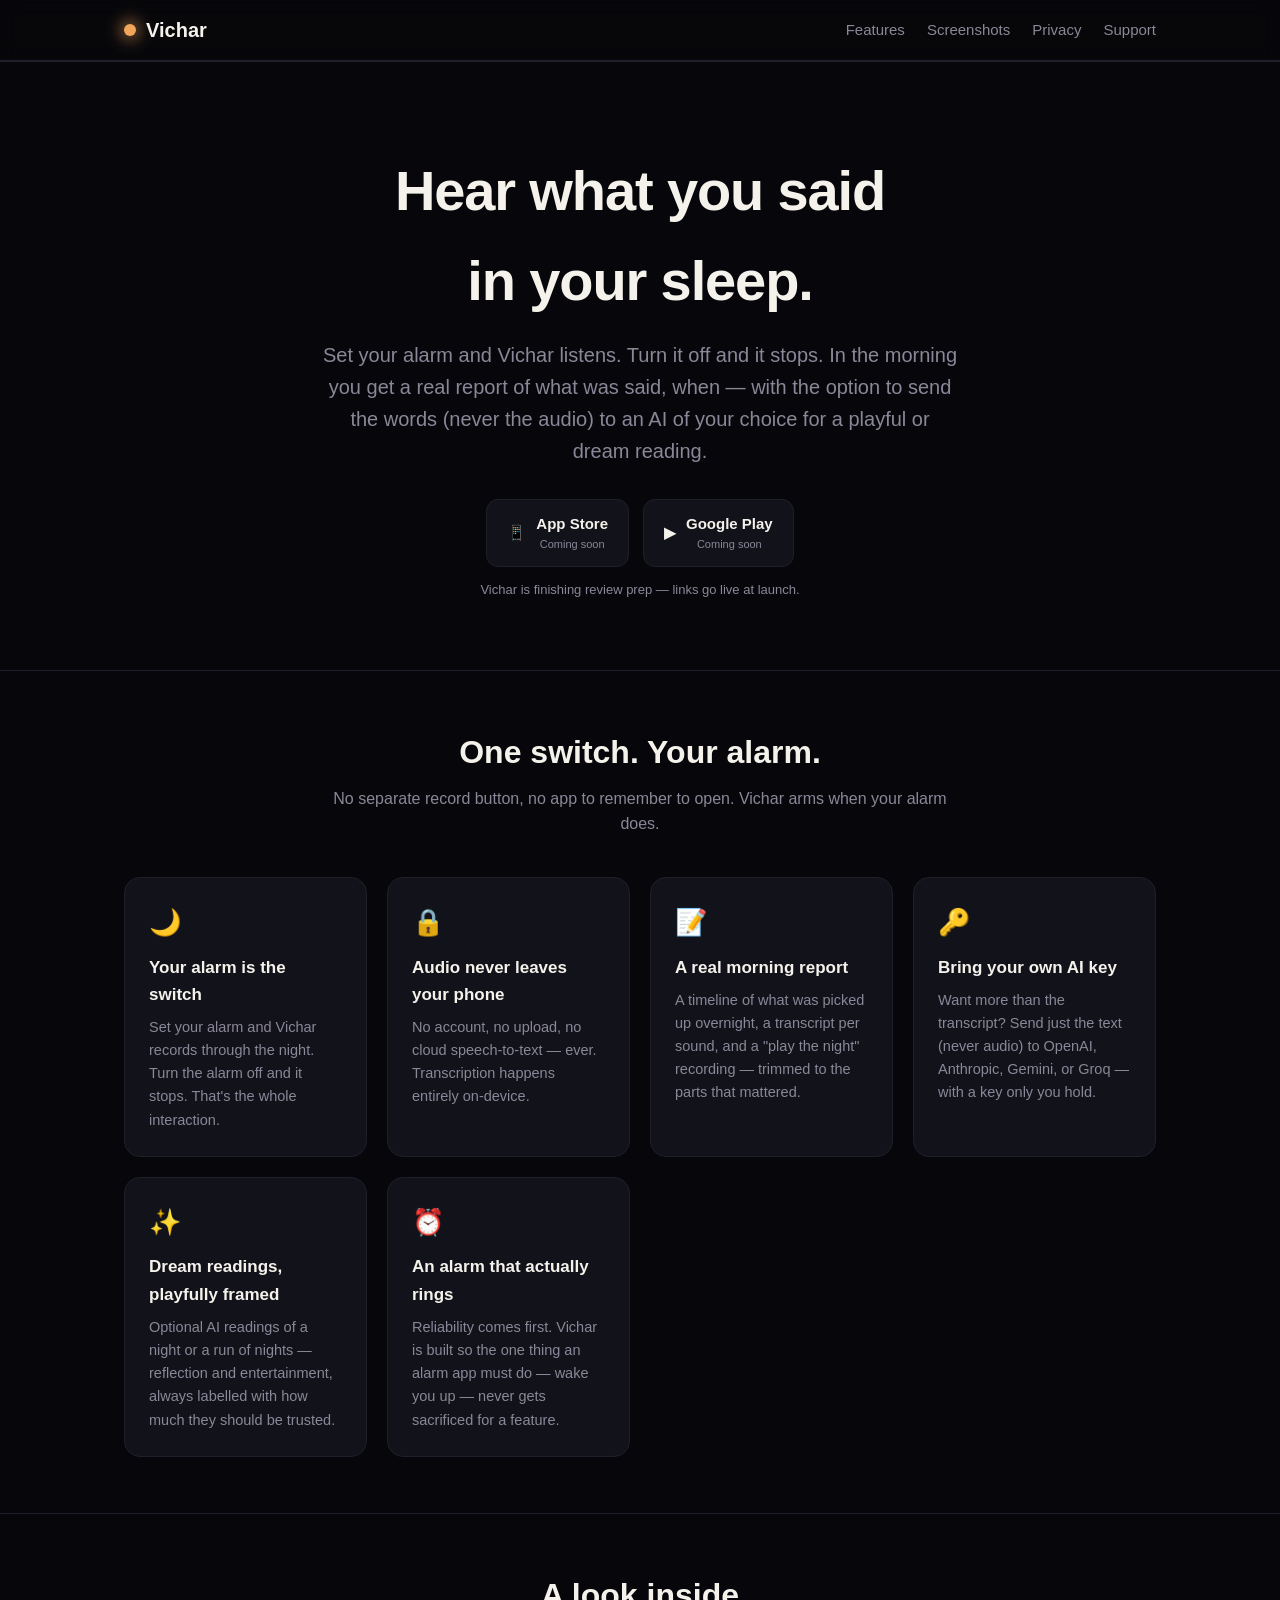
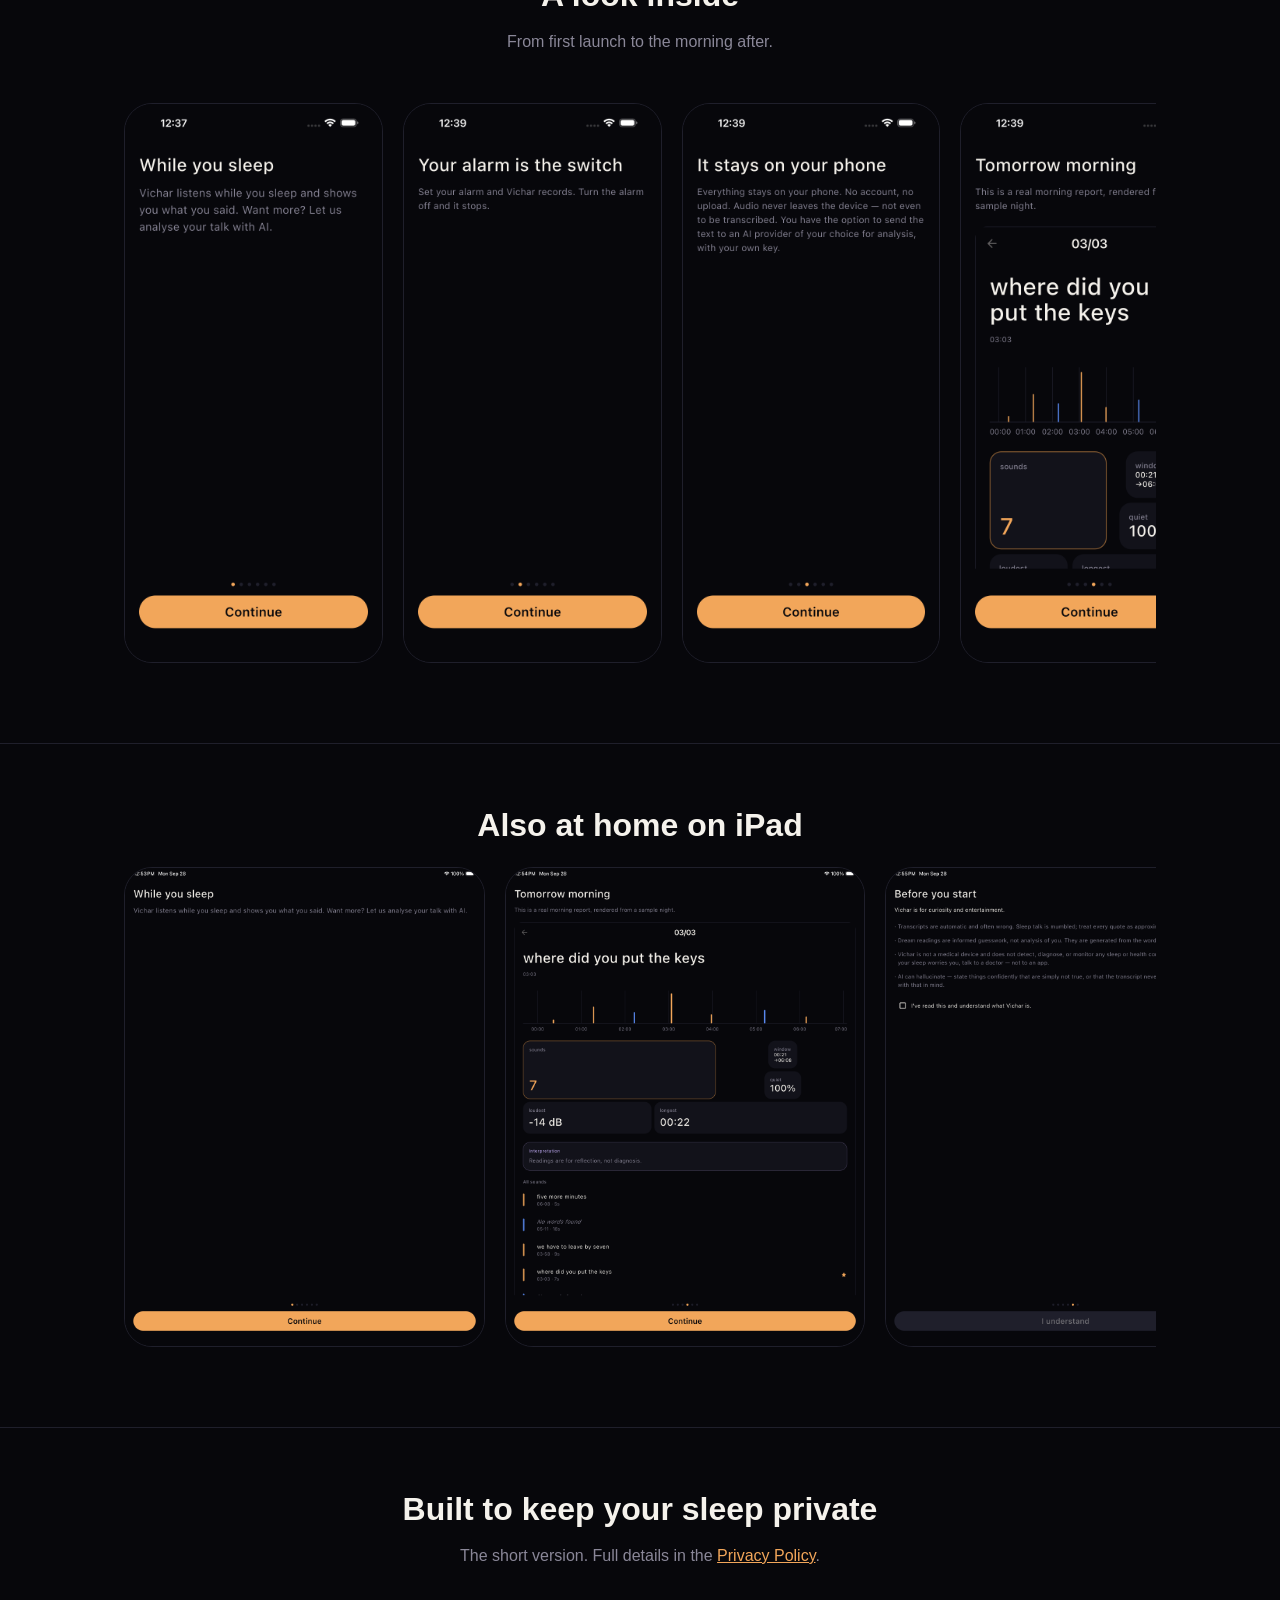
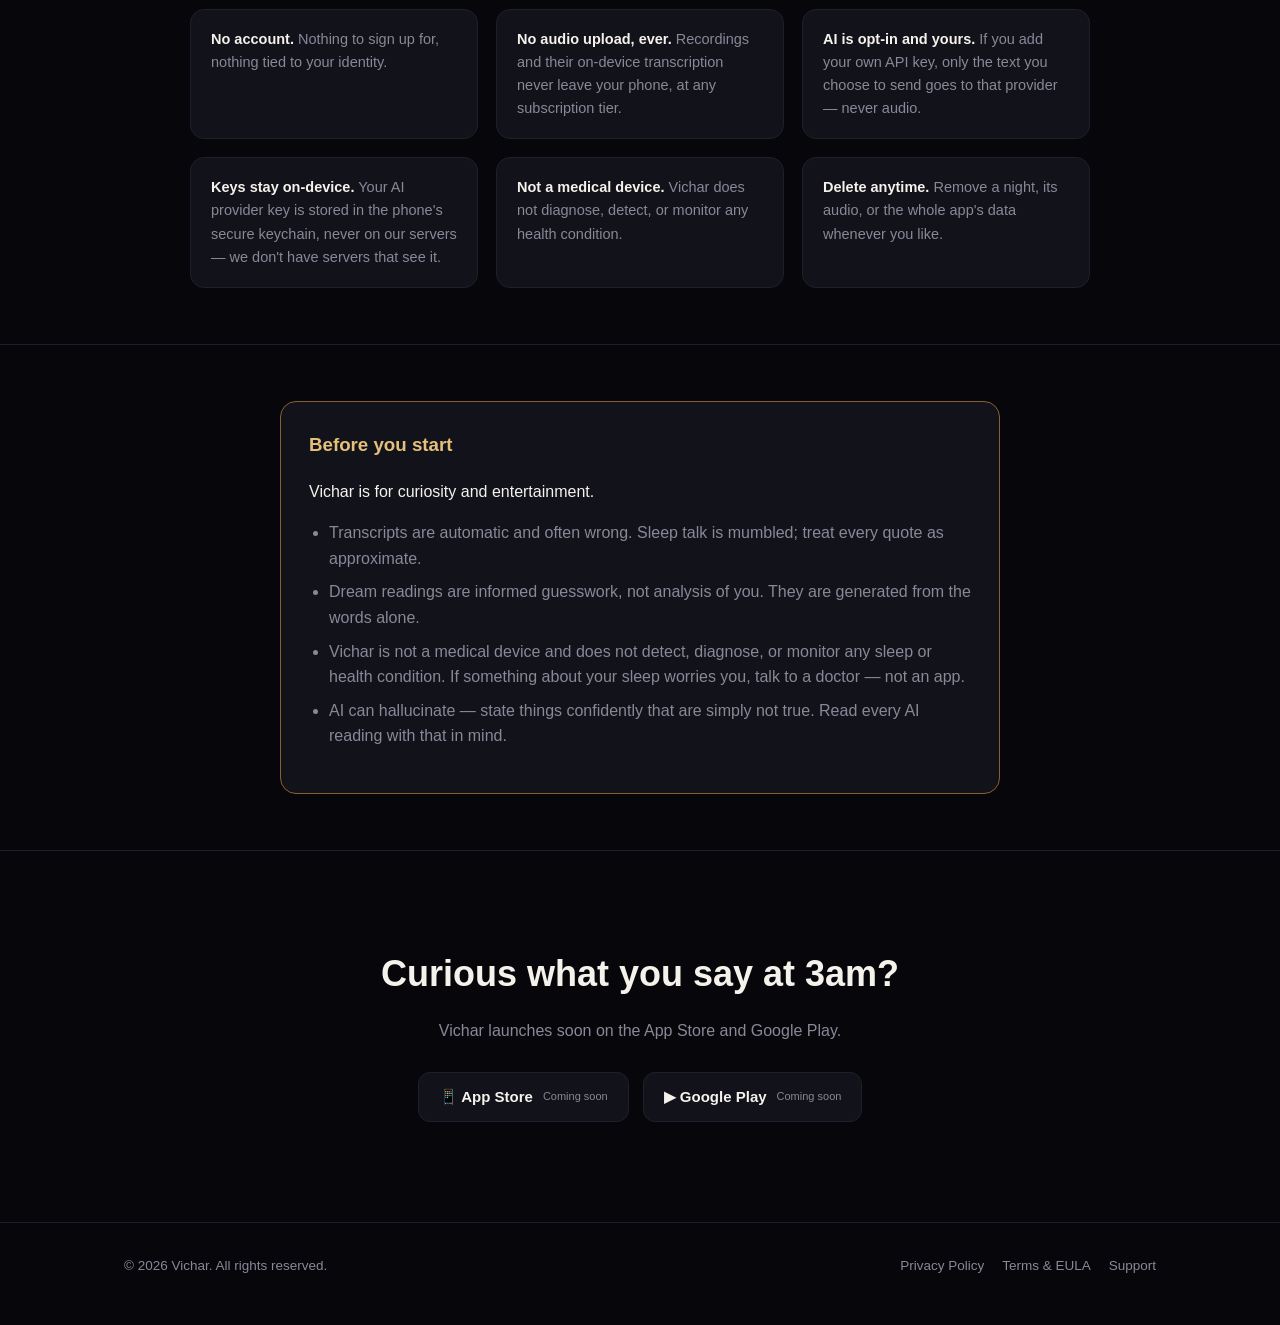
<file: index.html>
<!DOCTYPE html>
<html lang="en">
<head>
<meta charset="UTF-8">
<meta name="viewport" content="width=device-width, initial-scale=1">
<title>Vichar — hear what you said in your sleep</title>
<meta name="description" content="Vichar records your sleep talk overnight and hands it back as a morning report — transcript, timeline, and an optional AI reading with your own key. Audio never leaves your phone.">
<link rel="stylesheet" href="styles.css">
<link rel="icon" href="data:image/svg+xml,<svg xmlns=%22http://www.w3.org/2000/svg%22 viewBox=%220 0 100 100%22><circle cx=%2250%22 cy=%2250%22 r=%2232%22 fill=%22%23F2A65A%22/></svg>">
</head>
<body>

<header class="site">
  <div class="wrap">
    <a class="brand" href="#top"><span class="dot"></span> Vichar</a>
    <nav class="site-nav">
      <a href="#features">Features</a>
      <a href="#screenshots">Screenshots</a>
      <a href="#privacy-summary">Privacy</a>
      <a href="support.html">Support</a>
    </nav>
  </div>
</header>

<div id="top"></div>

<section class="hero">
  <div class="wrap">
    <h1>Hear what you said<br>in your sleep.</h1>
    <p class="tagline">
      Set your alarm and Vichar listens. Turn it off and it stops. In the
      morning you get a real report of what was said, when — with the option
      to send the words (never the audio) to an AI of your choice for a
      playful or dream reading.
    </p>
    <div class="badges">
      <span class="store-badge" aria-disabled="true">
        <span>📱<br></span>
        <span> App Store<span class="sub">Coming soon</span></span>
      </span>
      <span class="store-badge" aria-disabled="true">
        <span>▶</span>
        <span> Google Play<span class="sub">Coming soon</span></span>
      </span>
    </div>
    <p class="coming-soon">Vichar is finishing review prep — links go live at launch.</p>
  </div>
</section>

<section id="features">
  <div class="wrap">
    <h2 class="section-title">One switch. Your alarm.</h2>
    <p class="section-sub">No separate record button, no app to remember to open. Vichar arms when your alarm does.</p>
    <div class="feature-grid">
      <div class="feature-card">
        <div class="icon">🌙</div>
        <h3>Your alarm is the switch</h3>
        <p>Set your alarm and Vichar records through the night. Turn the alarm off and it stops. That's the whole interaction.</p>
      </div>
      <div class="feature-card">
        <div class="icon">🔒</div>
        <h3>Audio never leaves your phone</h3>
        <p>No account, no upload, no cloud speech-to-text — ever. Transcription happens entirely on-device.</p>
      </div>
      <div class="feature-card">
        <div class="icon">📝</div>
        <h3>A real morning report</h3>
        <p>A timeline of what was picked up overnight, a transcript per sound, and a "play the night" recording — trimmed to the parts that mattered.</p>
      </div>
      <div class="feature-card">
        <div class="icon">🔑</div>
        <h3>Bring your own AI key</h3>
        <p>Want more than the transcript? Send just the text (never audio) to OpenAI, Anthropic, Gemini, or Groq — with a key only you hold.</p>
      </div>
      <div class="feature-card">
        <div class="icon">✨</div>
        <h3>Dream readings, playfully framed</h3>
        <p>Optional AI readings of a night or a run of nights — reflection and entertainment, always labelled with how much they should be trusted.</p>
      </div>
      <div class="feature-card">
        <div class="icon">⏰</div>
        <h3>An alarm that actually rings</h3>
        <p>Reliability comes first. Vichar is built so the one thing an alarm app must do — wake you up — never gets sacrificed for a feature.</p>
      </div>
    </div>
  </div>
</section>

<section id="screenshots">
  <div class="wrap">
    <h2 class="section-title">A look inside</h2>
    <p class="section-sub">From first launch to the morning after.</p>
    <div class="shots" role="list">
      <img role="listitem" src="images/image1.png" alt="Onboarding: While you sleep, Vichar listens.">
      <img role="listitem" src="images/image2.png" alt="Onboarding: Your alarm is the switch.">
      <img role="listitem" src="images/image3.png" alt="Onboarding: It stays on your phone.">
      <img role="listitem" src="images/image4.png" alt="Onboarding: a real morning report preview.">
      <img role="listitem" src="images/image5.png" alt="The disclaimer, shown before you start.">
      <img role="listitem" src="images/image6.png" alt="The one permission Vichar asks for.">
      <img role="listitem" src="images/image7.png" alt="Home screen: the alarm clock face.">
      <img role="listitem" src="images/image8.png" alt="Past nights list with sample nights loaded.">
      <img role="listitem" src="images/image9.png" alt="A morning report with the sound timeline.">
      <img role="listitem" src="images/image10.png" alt="AI settings: bring your own key.">
    </div>
  </div>
</section>

<section id="ipad">
  <div class="wrap">
    <h2 class="section-title">Also at home on iPad</h2>
    <div class="shots ipad" role="list">
      <img role="listitem" src="images/ipad/ipad1.png" alt="Vichar onboarding on iPad.">
      <img role="listitem" src="images/ipad/ipad2.png" alt="Morning report preview on iPad.">
      <img role="listitem" src="images/ipad/ipad3.png" alt="Disclaimer screen on iPad.">
      <img role="listitem" src="images/ipad/ipad4.png" alt="Home screen on iPad.">
    </div>
  </div>
</section>

<section id="privacy-summary">
  <div class="wrap">
    <h2 class="section-title">Built to keep your sleep private</h2>
    <p class="section-sub">The short version. Full details in the <a href="privacy.html">Privacy Policy</a>.</p>
    <div class="privacy-points">
      <div class="point"><strong>No account.</strong> Nothing to sign up for, nothing tied to your identity.</div>
      <div class="point"><strong>No audio upload, ever.</strong> Recordings and their on-device transcription never leave your phone, at any subscription tier.</div>
      <div class="point"><strong>AI is opt-in and yours.</strong> If you add your own API key, only the text you choose to send goes to that provider — never audio.</div>
      <div class="point"><strong>Keys stay on-device.</strong> Your AI provider key is stored in the phone's secure keychain, never on our servers — we don't have servers that see it.</div>
      <div class="point"><strong>Not a medical device.</strong> Vichar does not diagnose, detect, or monitor any health condition.</div>
      <div class="point"><strong>Delete anytime.</strong> Remove a night, its audio, or the whole app's data whenever you like.</div>
    </div>
  </div>
</section>

<section id="disclaimer">
  <div class="wrap">
    <div class="disclaimer-box">
      <h3>Before you start</h3>
      <p>Vichar is for curiosity and entertainment.</p>
      <ul>
        <li>Transcripts are automatic and often wrong. Sleep talk is mumbled; treat every quote as approximate.</li>
        <li>Dream readings are informed guesswork, not analysis of you. They are generated from the words alone.</li>
        <li>Vichar is not a medical device and does not detect, diagnose, or monitor any sleep or health condition. If something about your sleep worries you, talk to a doctor — not an app.</li>
        <li>AI can hallucinate — state things confidently that are simply not true. Read every AI reading with that in mind.</li>
      </ul>
    </div>
  </div>
</section>

<section class="cta">
  <div class="wrap">
    <h2>Curious what you say at 3am?</h2>
    <p>Vichar launches soon on the App Store and Google Play.</p>
    <div class="badges">
      <span class="store-badge" aria-disabled="true">📱 App Store <span class="sub">Coming soon</span></span>
      <span class="store-badge" aria-disabled="true">▶ Google Play <span class="sub">Coming soon</span></span>
    </div>
  </div>
</section>

<footer class="site">
  <div class="wrap">
    <span>© 2026 Vichar. All rights reserved.</span>
    <nav>
      <a href="privacy.html">Privacy Policy</a>
      <a href="terms.html">Terms &amp; EULA</a>
      <a href="support.html">Support</a>
    </nav>
  </div>
</footer>

</body>
</html>
</file>
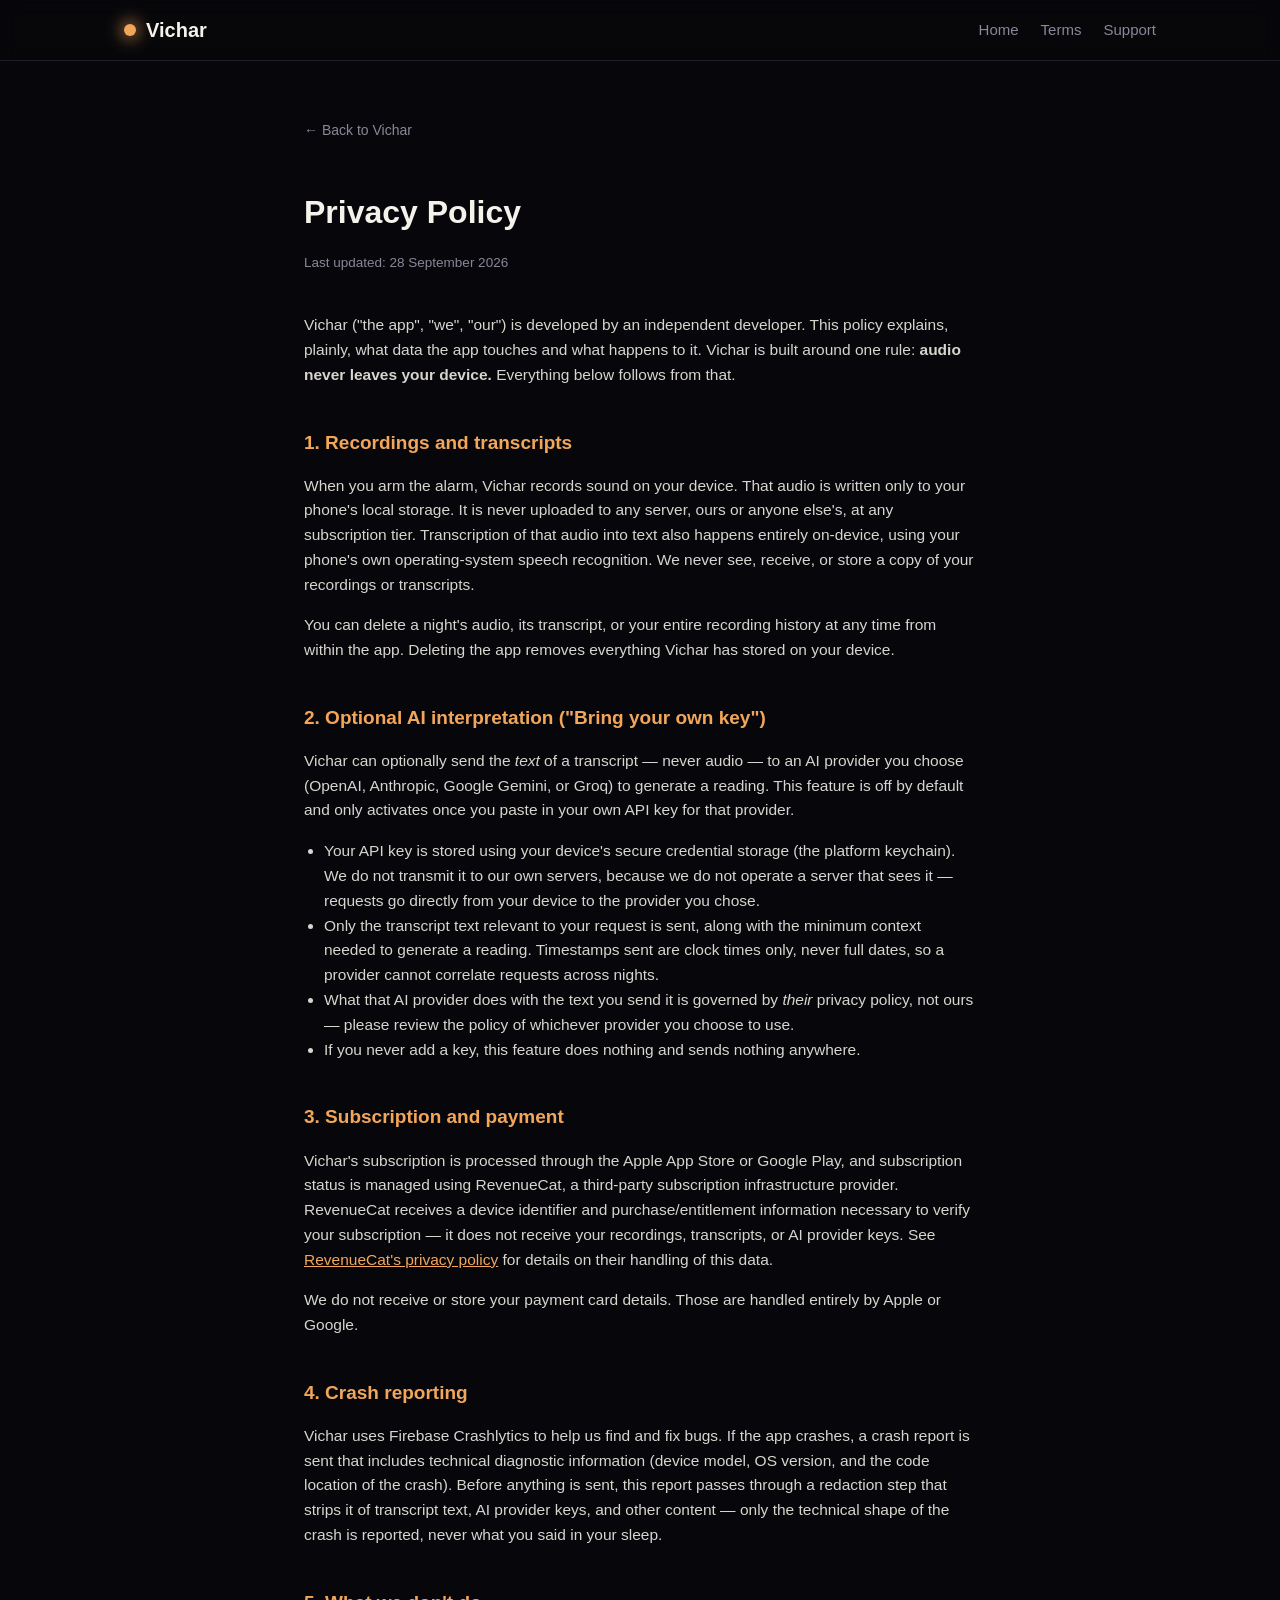
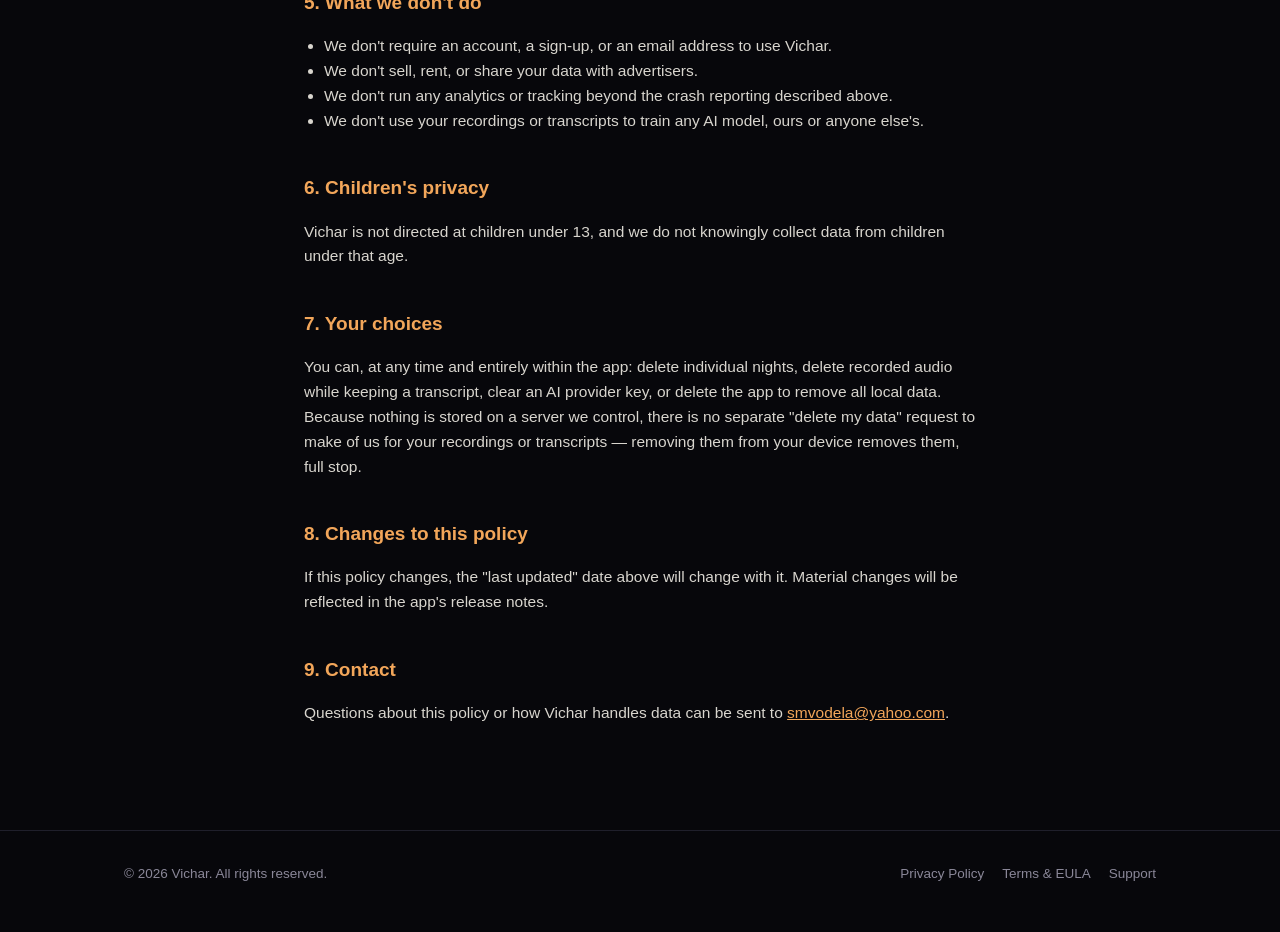
<file: privacy.html>
<!DOCTYPE html>
<html lang="en">
<head>
<meta charset="UTF-8">
<meta name="viewport" content="width=device-width, initial-scale=1">
<title>Privacy Policy — Vichar</title>
<link rel="stylesheet" href="styles.css">
</head>
<body>
<header class="site">
  <div class="wrap">
    <a class="brand" href="index.html"><span class="dot"></span> Vichar</a>
    <nav class="site-nav">
      <a href="index.html">Home</a>
      <a href="terms.html">Terms</a>
      <a href="support.html">Support</a>
    </nav>
  </div>
</header>

<main class="legal">
  <a class="back-link" href="index.html">← Back to Vichar</a>
  <h1>Privacy Policy</h1>
  <p class="updated">Last updated: 28 September 2026</p>

  <p>
    Vichar ("the app", "we", "our") is developed by an independent developer.
    This policy explains, plainly, what data the app touches and what happens
    to it. Vichar is built around one rule: <strong>audio never leaves your
    device.</strong> Everything below follows from that.
  </p>

  <h2>1. Recordings and transcripts</h2>
  <p>
    When you arm the alarm, Vichar records sound on your device. That audio
    is written only to your phone's local storage. It is never uploaded to
    any server, ours or anyone else's, at any subscription tier. Transcription
    of that audio into text also happens entirely on-device, using your
    phone's own operating-system speech recognition. We never see, receive,
    or store a copy of your recordings or transcripts.
  </p>
  <p>
    You can delete a night's audio, its transcript, or your entire recording
    history at any time from within the app. Deleting the app removes
    everything Vichar has stored on your device.
  </p>

  <h2>2. Optional AI interpretation ("Bring your own key")</h2>
  <p>
    Vichar can optionally send the <em>text</em> of a transcript — never
    audio — to an AI provider you choose (OpenAI, Anthropic, Google Gemini,
    or Groq) to generate a reading. This feature is off by default and only
    activates once you paste in your own API key for that provider.
  </p>
  <ul>
    <li>Your API key is stored using your device's secure credential storage (the platform keychain). We do not transmit it to our own servers, because we do not operate a server that sees it — requests go directly from your device to the provider you chose.</li>
    <li>Only the transcript text relevant to your request is sent, along with the minimum context needed to generate a reading. Timestamps sent are clock times only, never full dates, so a provider cannot correlate requests across nights.</li>
    <li>What that AI provider does with the text you send it is governed by <em>their</em> privacy policy, not ours — please review the policy of whichever provider you choose to use.</li>
    <li>If you never add a key, this feature does nothing and sends nothing anywhere.</li>
  </ul>

  <h2>3. Subscription and payment</h2>
  <p>
    Vichar's subscription is processed through the Apple App Store or Google
    Play, and subscription status is managed using RevenueCat, a third-party
    subscription infrastructure provider. RevenueCat receives a device
    identifier and purchase/entitlement information necessary to verify your
    subscription — it does not receive your recordings, transcripts, or AI
    provider keys. See <a href="https://www.revenuecat.com/privacy" target="_blank" rel="noopener">RevenueCat's privacy policy</a> for details on their handling of this data.
  </p>
  <p>
    We do not receive or store your payment card details. Those are handled
    entirely by Apple or Google.
  </p>

  <h2>4. Crash reporting</h2>
  <p>
    Vichar uses Firebase Crashlytics to help us find and fix bugs. If the app
    crashes, a crash report is sent that includes technical diagnostic
    information (device model, OS version, and the code location of the
    crash). Before anything is sent, this report passes through a redaction
    step that strips it of transcript text, AI provider keys, and other
    content — only the technical shape of the crash is reported, never what
    you said in your sleep.
  </p>

  <h2>5. What we don't do</h2>
  <ul>
    <li>We don't require an account, a sign-up, or an email address to use Vichar.</li>
    <li>We don't sell, rent, or share your data with advertisers.</li>
    <li>We don't run any analytics or tracking beyond the crash reporting described above.</li>
    <li>We don't use your recordings or transcripts to train any AI model, ours or anyone else's.</li>
  </ul>

  <h2>6. Children's privacy</h2>
  <p>
    Vichar is not directed at children under 13, and we do not knowingly
    collect data from children under that age.
  </p>

  <h2>7. Your choices</h2>
  <p>
    You can, at any time and entirely within the app: delete individual
    nights, delete recorded audio while keeping a transcript, clear an AI
    provider key, or delete the app to remove all local data. Because nothing
    is stored on a server we control, there is no separate "delete my data"
    request to make of us for your recordings or transcripts — removing them
    from your device removes them, full stop.
  </p>

  <h2>8. Changes to this policy</h2>
  <p>
    If this policy changes, the "last updated" date above will change with
    it. Material changes will be reflected in the app's release notes.
  </p>

  <h2>9. Contact</h2>
  <p>
    Questions about this policy or how Vichar handles data can be sent to
    <a href="mailto:smvodela@yahoo.com">smvodela@yahoo.com</a>.
  </p>
</main>

<footer class="site">
  <div class="wrap">
    <span>© 2026 Vichar. All rights reserved.</span>
    <nav>
      <a href="privacy.html">Privacy Policy</a>
      <a href="terms.html">Terms &amp; EULA</a>
      <a href="support.html">Support</a>
    </nav>
  </div>
</footer>
</body>
</html>
</file>
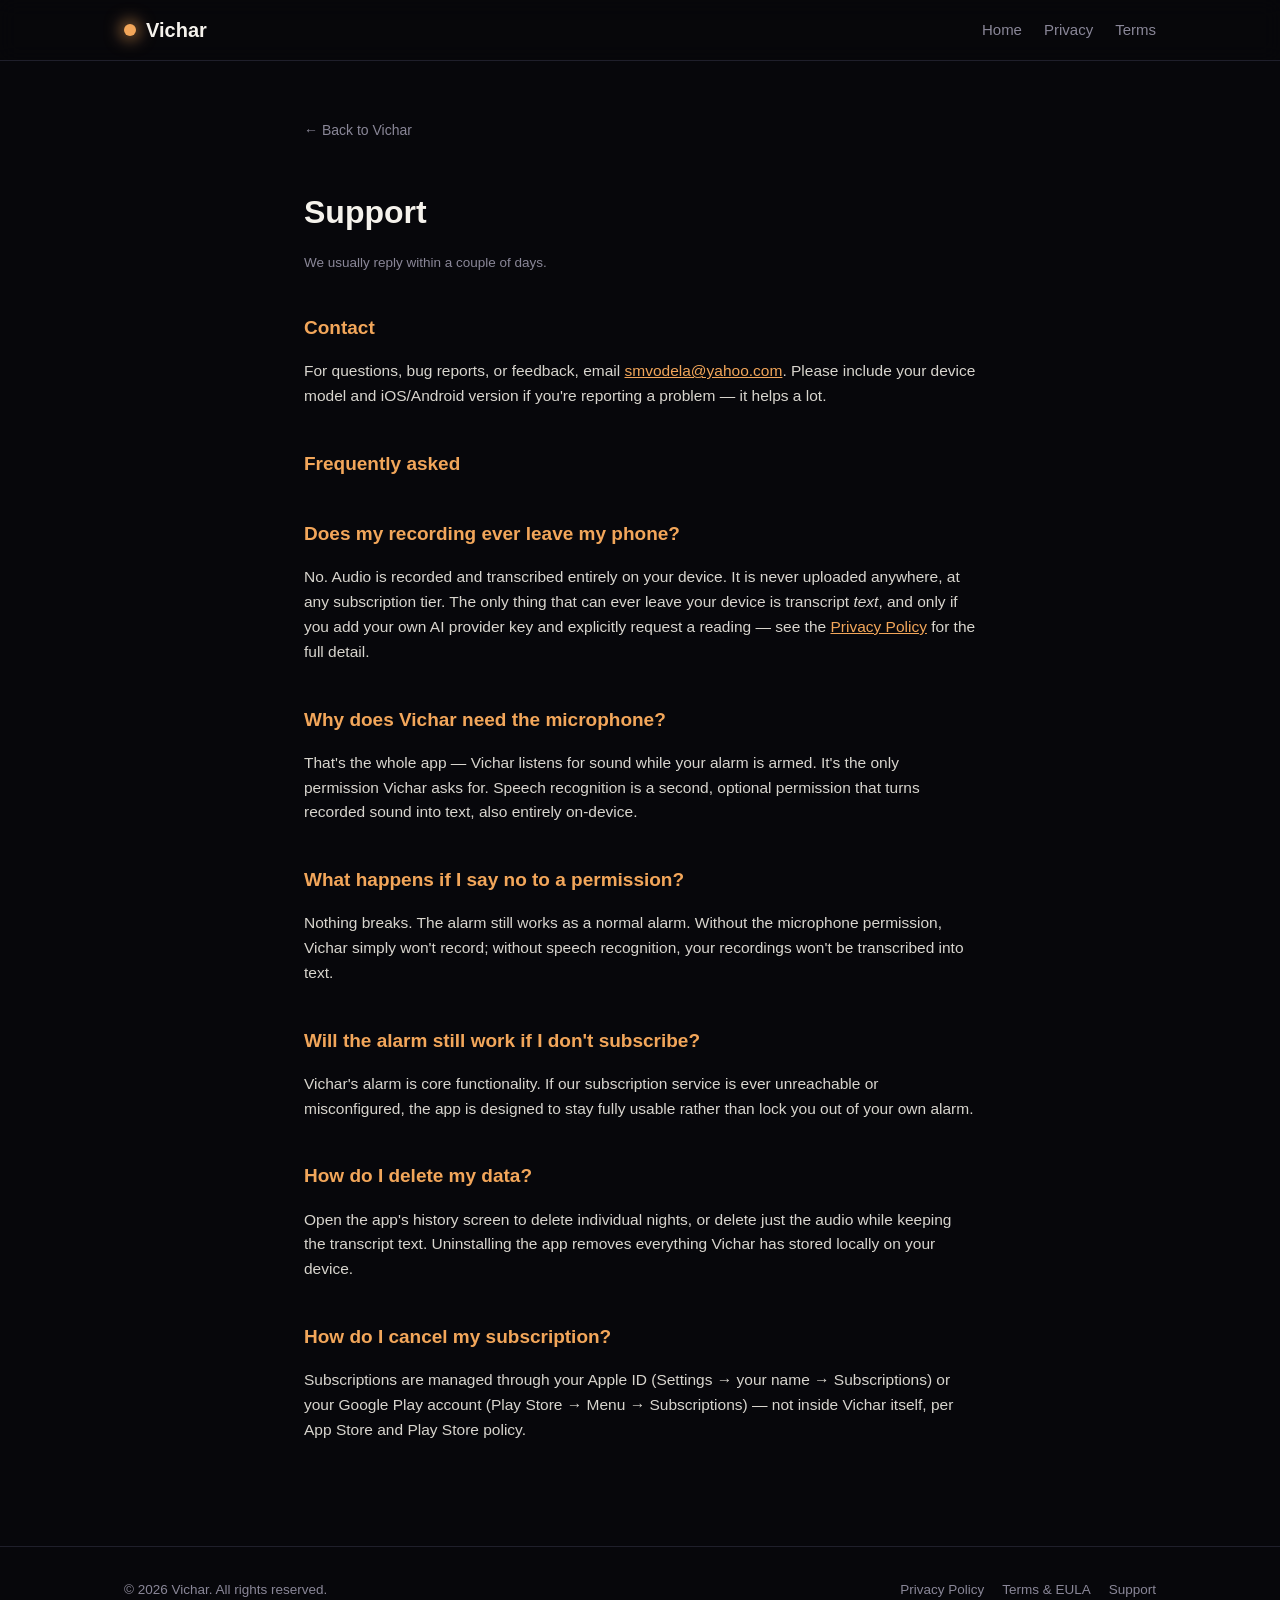
<file: support.html>
<!DOCTYPE html>
<html lang="en">
<head>
<meta charset="UTF-8">
<meta name="viewport" content="width=device-width, initial-scale=1">
<title>Support — Vichar</title>
<link rel="stylesheet" href="styles.css">
</head>
<body>
<header class="site">
  <div class="wrap">
    <a class="brand" href="index.html"><span class="dot"></span> Vichar</a>
    <nav class="site-nav">
      <a href="index.html">Home</a>
      <a href="privacy.html">Privacy</a>
      <a href="terms.html">Terms</a>
    </nav>
  </div>
</header>

<main class="legal">
  <a class="back-link" href="index.html">← Back to Vichar</a>
  <h1>Support</h1>
  <p class="updated">We usually reply within a couple of days.</p>

  <h2>Contact</h2>
  <p>
    For questions, bug reports, or feedback, email
    <a href="mailto:smvodela@yahoo.com">smvodela@yahoo.com</a>. Please include
    your device model and iOS/Android version if you're reporting a problem —
    it helps a lot.
  </p>

  <h2>Frequently asked</h2>

  <h2>Does my recording ever leave my phone?</h2>
  <p>
    No. Audio is recorded and transcribed entirely on your device. It is
    never uploaded anywhere, at any subscription tier. The only thing that
    can ever leave your device is transcript <em>text</em>, and only if you
    add your own AI provider key and explicitly request a reading — see the
    <a href="privacy.html">Privacy Policy</a> for the full detail.
  </p>

  <h2>Why does Vichar need the microphone?</h2>
  <p>
    That's the whole app — Vichar listens for sound while your alarm is
    armed. It's the only permission Vichar asks for. Speech recognition is a
    second, optional permission that turns recorded sound into text, also
    entirely on-device.
  </p>

  <h2>What happens if I say no to a permission?</h2>
  <p>
    Nothing breaks. The alarm still works as a normal alarm. Without the
    microphone permission, Vichar simply won't record; without speech
    recognition, your recordings won't be transcribed into text.
  </p>

  <h2>Will the alarm still work if I don't subscribe?</h2>
  <p>
    Vichar's alarm is core functionality. If our subscription service is
    ever unreachable or misconfigured, the app is designed to stay fully
    usable rather than lock you out of your own alarm.
  </p>

  <h2>How do I delete my data?</h2>
  <p>
    Open the app's history screen to delete individual nights, or delete
    just the audio while keeping the transcript text. Uninstalling the app
    removes everything Vichar has stored locally on your device.
  </p>

  <h2>How do I cancel my subscription?</h2>
  <p>
    Subscriptions are managed through your Apple ID (Settings → your name →
    Subscriptions) or your Google Play account (Play Store → Menu →
    Subscriptions) — not inside Vichar itself, per App Store and Play Store
    policy.
  </p>
</main>

<footer class="site">
  <div class="wrap">
    <span>© 2026 Vichar. All rights reserved.</span>
    <nav>
      <a href="privacy.html">Privacy Policy</a>
      <a href="terms.html">Terms &amp; EULA</a>
      <a href="support.html">Support</a>
    </nav>
  </div>
</footer>
</body>
</html>
</file>
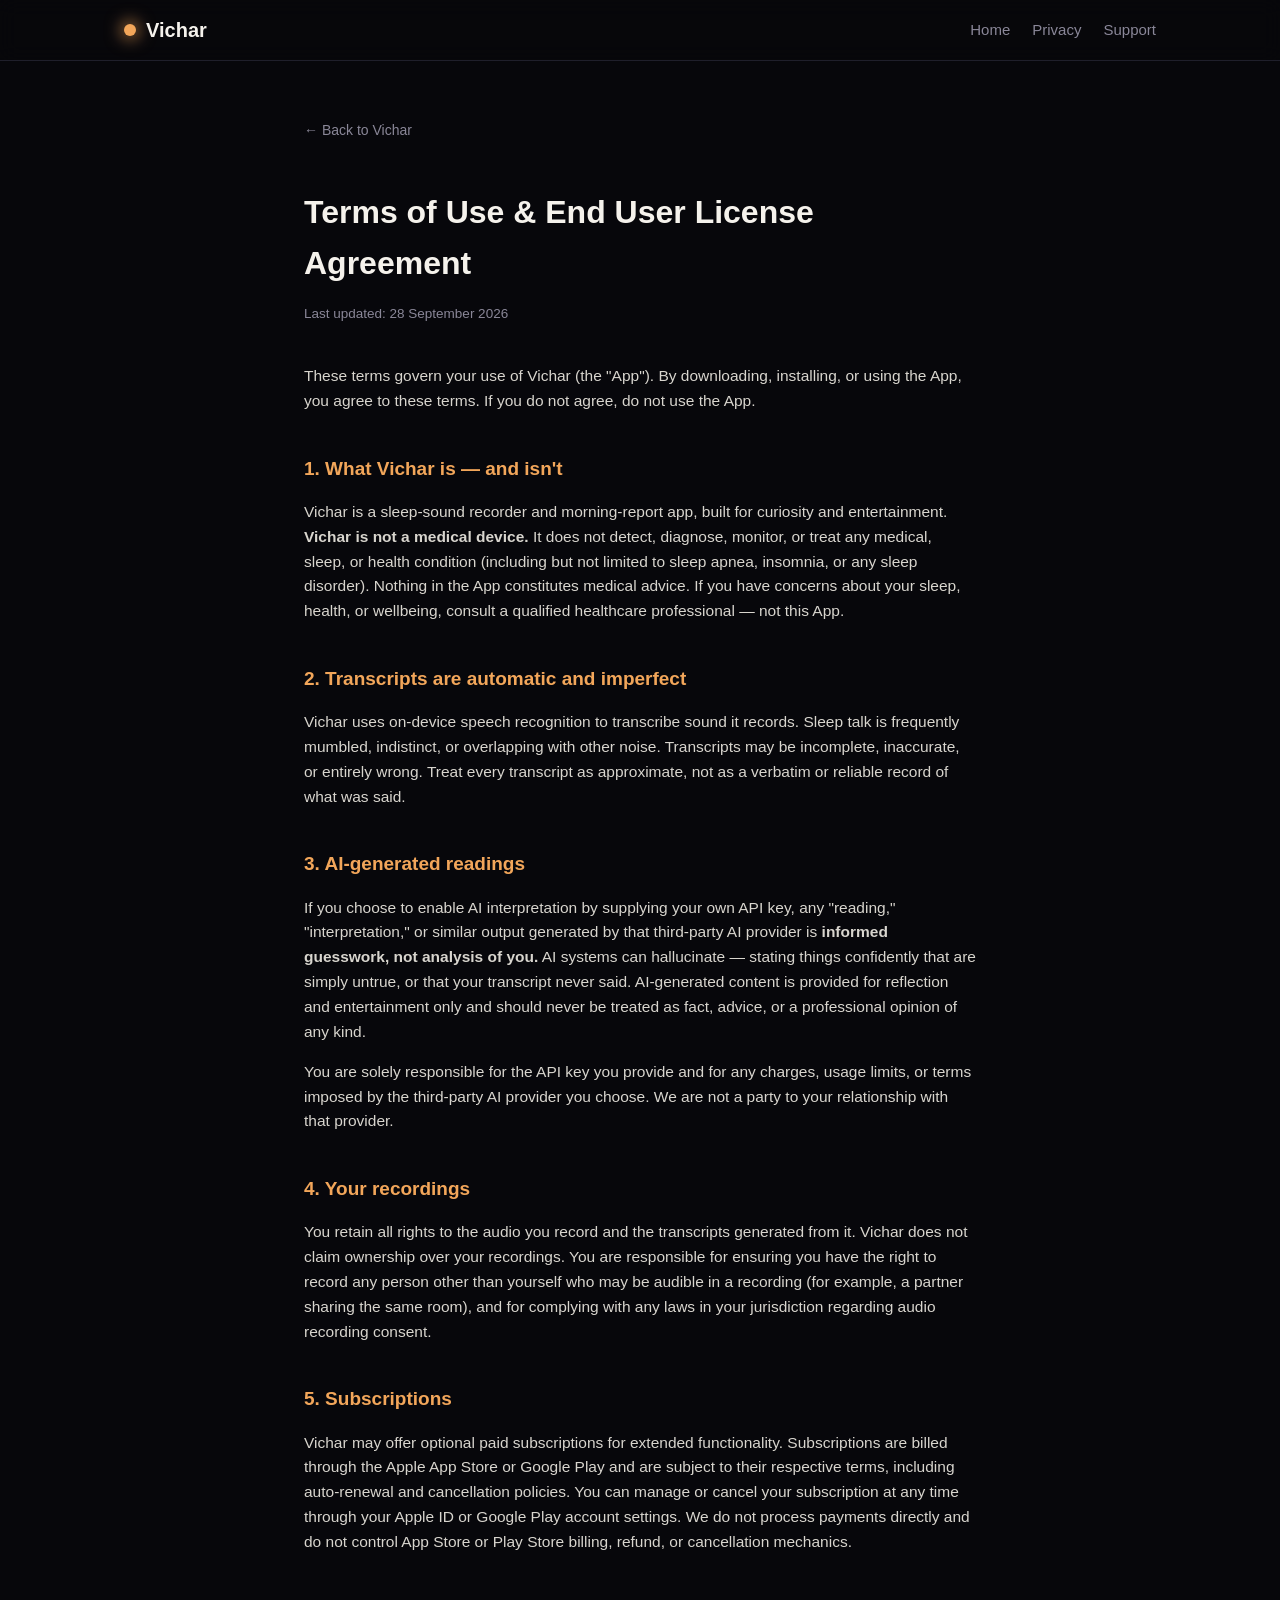
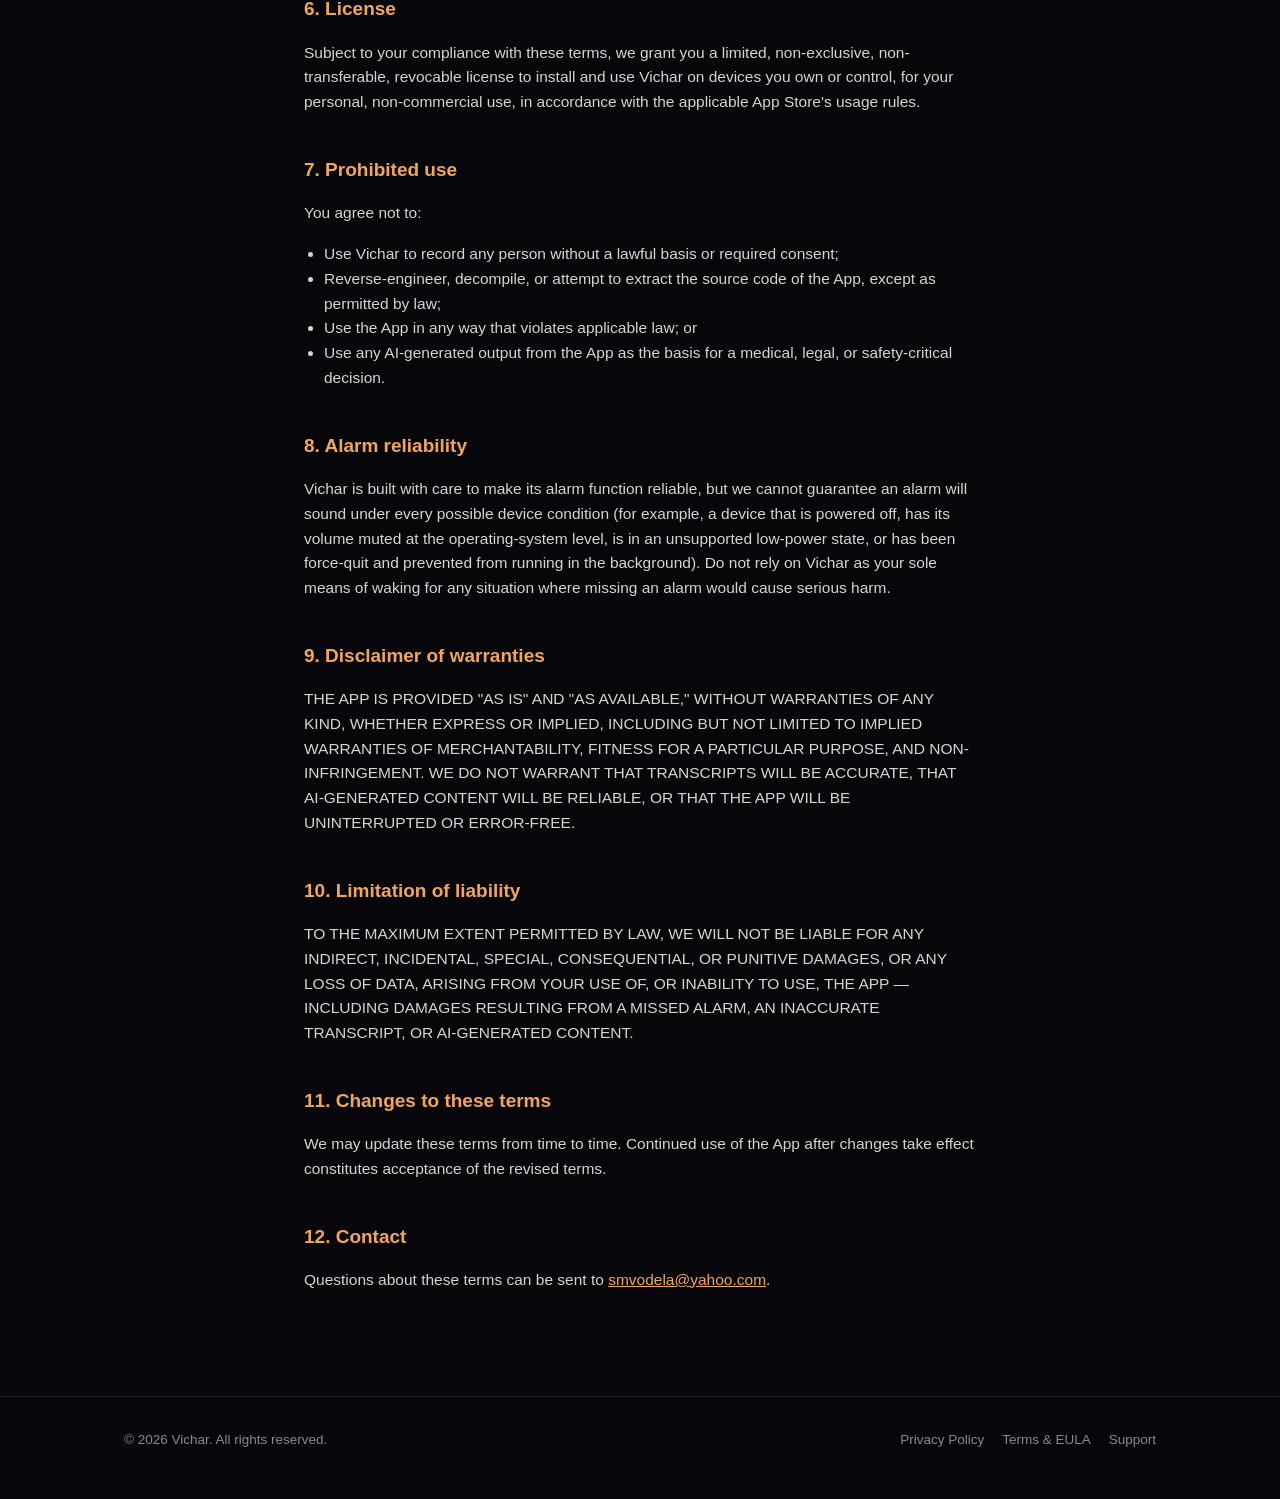
<file: terms.html>
<!DOCTYPE html>
<html lang="en">
<head>
<meta charset="UTF-8">
<meta name="viewport" content="width=device-width, initial-scale=1">
<title>Terms of Use &amp; EULA — Vichar</title>
<link rel="stylesheet" href="styles.css">
</head>
<body>
<header class="site">
  <div class="wrap">
    <a class="brand" href="index.html"><span class="dot"></span> Vichar</a>
    <nav class="site-nav">
      <a href="index.html">Home</a>
      <a href="privacy.html">Privacy</a>
      <a href="support.html">Support</a>
    </nav>
  </div>
</header>

<main class="legal">
  <a class="back-link" href="index.html">← Back to Vichar</a>
  <h1>Terms of Use &amp; End User License Agreement</h1>
  <p class="updated">Last updated: 28 September 2026</p>

  <p>
    These terms govern your use of Vichar (the "App"). By downloading,
    installing, or using the App, you agree to these terms. If you do not
    agree, do not use the App.
  </p>

  <h2>1. What Vichar is — and isn't</h2>
  <p>
    Vichar is a sleep-sound recorder and morning-report app, built for
    curiosity and entertainment. <strong>Vichar is not a medical device.</strong>
    It does not detect, diagnose, monitor, or treat any medical, sleep, or
    health condition (including but not limited to sleep apnea, insomnia, or
    any sleep disorder). Nothing in the App constitutes medical advice. If
    you have concerns about your sleep, health, or wellbeing, consult a
    qualified healthcare professional — not this App.
  </p>

  <h2>2. Transcripts are automatic and imperfect</h2>
  <p>
    Vichar uses on-device speech recognition to transcribe sound it records.
    Sleep talk is frequently mumbled, indistinct, or overlapping with other
    noise. Transcripts may be incomplete, inaccurate, or entirely wrong.
    Treat every transcript as approximate, not as a verbatim or reliable
    record of what was said.
  </p>

  <h2>3. AI-generated readings</h2>
  <p>
    If you choose to enable AI interpretation by supplying your own API key,
    any "reading," "interpretation," or similar output generated by that
    third-party AI provider is <strong>informed guesswork, not analysis of
    you.</strong> AI systems can hallucinate — stating things confidently
    that are simply untrue, or that your transcript never said. AI-generated
    content is provided for reflection and entertainment only and should
    never be treated as fact, advice, or a professional opinion of any kind.
  </p>
  <p>
    You are solely responsible for the API key you provide and for any
    charges, usage limits, or terms imposed by the third-party AI provider
    you choose. We are not a party to your relationship with that provider.
  </p>

  <h2>4. Your recordings</h2>
  <p>
    You retain all rights to the audio you record and the transcripts
    generated from it. Vichar does not claim ownership over your recordings.
    You are responsible for ensuring you have the right to record any person
    other than yourself who may be audible in a recording (for example, a
    partner sharing the same room), and for complying with any laws in your
    jurisdiction regarding audio recording consent.
  </p>

  <h2>5. Subscriptions</h2>
  <p>
    Vichar may offer optional paid subscriptions for extended functionality.
    Subscriptions are billed through the Apple App Store or Google Play and
    are subject to their respective terms, including auto-renewal and
    cancellation policies. You can manage or cancel your subscription at any
    time through your Apple ID or Google Play account settings. We do not
    process payments directly and do not control App Store or Play Store
    billing, refund, or cancellation mechanics.
  </p>

  <h2>6. License</h2>
  <p>
    Subject to your compliance with these terms, we grant you a limited,
    non-exclusive, non-transferable, revocable license to install and use
    Vichar on devices you own or control, for your personal, non-commercial
    use, in accordance with the applicable App Store's usage rules.
  </p>

  <h2>7. Prohibited use</h2>
  <p>You agree not to:</p>
  <ul>
    <li>Use Vichar to record any person without a lawful basis or required consent;</li>
    <li>Reverse-engineer, decompile, or attempt to extract the source code of the App, except as permitted by law;</li>
    <li>Use the App in any way that violates applicable law; or</li>
    <li>Use any AI-generated output from the App as the basis for a medical, legal, or safety-critical decision.</li>
  </ul>

  <h2>8. Alarm reliability</h2>
  <p>
    Vichar is built with care to make its alarm function reliable, but we
    cannot guarantee an alarm will sound under every possible device
    condition (for example, a device that is powered off, has its volume
    muted at the operating-system level, is in an unsupported low-power
    state, or has been force-quit and prevented from running in the
    background). Do not rely on Vichar as your sole means of waking for any
    situation where missing an alarm would cause serious harm.
  </p>

  <h2>9. Disclaimer of warranties</h2>
  <p>
    THE APP IS PROVIDED "AS IS" AND "AS AVAILABLE," WITHOUT WARRANTIES OF ANY
    KIND, WHETHER EXPRESS OR IMPLIED, INCLUDING BUT NOT LIMITED TO IMPLIED
    WARRANTIES OF MERCHANTABILITY, FITNESS FOR A PARTICULAR PURPOSE, AND
    NON-INFRINGEMENT. WE DO NOT WARRANT THAT TRANSCRIPTS WILL BE ACCURATE,
    THAT AI-GENERATED CONTENT WILL BE RELIABLE, OR THAT THE APP WILL BE
    UNINTERRUPTED OR ERROR-FREE.
  </p>

  <h2>10. Limitation of liability</h2>
  <p>
    TO THE MAXIMUM EXTENT PERMITTED BY LAW, WE WILL NOT BE LIABLE FOR ANY
    INDIRECT, INCIDENTAL, SPECIAL, CONSEQUENTIAL, OR PUNITIVE DAMAGES, OR ANY
    LOSS OF DATA, ARISING FROM YOUR USE OF, OR INABILITY TO USE, THE APP —
    INCLUDING DAMAGES RESULTING FROM A MISSED ALARM, AN INACCURATE
    TRANSCRIPT, OR AI-GENERATED CONTENT.
  </p>

  <h2>11. Changes to these terms</h2>
  <p>
    We may update these terms from time to time. Continued use of the App
    after changes take effect constitutes acceptance of the revised terms.
  </p>

  <h2>12. Contact</h2>
  <p>
    Questions about these terms can be sent to
    <a href="mailto:smvodela@yahoo.com">smvodela@yahoo.com</a>.
  </p>
</main>

<footer class="site">
  <div class="wrap">
    <span>© 2026 Vichar. All rights reserved.</span>
    <nav>
      <a href="privacy.html">Privacy Policy</a>
      <a href="terms.html">Terms &amp; EULA</a>
      <a href="support.html">Support</a>
    </nav>
  </div>
</footer>
</body>
</html>
</file>
<file: styles.css>
/* Vichar marketing site — palette matches lib/presentation/design/tokens.dart */
:root {
  --ink: #07070B;
  --ink-raised: #12121A;
  --ink-border: #1F1F2B;
  --amber: #F2A65A;
  --amber-dim: #8A5E33;
  --text-high: #F5F2EC;
  --text-low: #8A8798;
  --warning: #E5C07B;
  --max-width: 1080px;
}

* { box-sizing: border-box; }

html { scroll-behavior: smooth; }

body {
  margin: 0;
  background: var(--ink);
  color: var(--text-high);
  font-family: -apple-system, BlinkMacSystemFont, "Segoe UI", Roboto, Helvetica, Arial, sans-serif;
  line-height: 1.6;
}

a { color: var(--amber); }

.wrap {
  max-width: var(--max-width);
  margin: 0 auto;
  padding: 0 24px;
}

header.site {
  position: sticky;
  top: 0;
  z-index: 10;
  background: rgba(7, 7, 11, 0.86);
  backdrop-filter: blur(10px);
  border-bottom: 1px solid var(--ink-border);
}

header.site .wrap {
  display: flex;
  align-items: center;
  justify-content: space-between;
  padding-top: 14px;
  padding-bottom: 14px;
}

.brand {
  display: flex;
  align-items: center;
  gap: 10px;
  font-weight: 700;
  font-size: 20px;
  color: var(--text-high);
  text-decoration: none;
}

.brand .dot {
  width: 12px;
  height: 12px;
  border-radius: 50%;
  background: var(--amber);
  box-shadow: 0 0 16px 4px rgba(242, 166, 90, 0.55);
}

nav.site-nav {
  display: flex;
  gap: 22px;
  font-size: 15px;
}

nav.site-nav a {
  color: var(--text-low);
  text-decoration: none;
}

nav.site-nav a:hover { color: var(--text-high); }

.hero {
  padding: 84px 0 56px;
  text-align: center;
}

.hero h1 {
  font-size: clamp(32px, 6vw, 56px);
  margin: 0 0 14px;
  letter-spacing: -0.02em;
}

.hero p.tagline {
  color: var(--text-low);
  font-size: clamp(16px, 2.4vw, 20px);
  max-width: 640px;
  margin: 0 auto 32px;
}

.badges {
  display: flex;
  gap: 14px;
  justify-content: center;
  flex-wrap: wrap;
  margin-bottom: 12px;
}

.store-badge {
  display: inline-flex;
  align-items: center;
  gap: 10px;
  padding: 12px 20px;
  border-radius: 12px;
  border: 1px solid var(--ink-border);
  background: var(--ink-raised);
  color: var(--text-high);
  text-decoration: none;
  font-size: 15px;
  font-weight: 600;
}

.store-badge .sub {
  display: block;
  font-size: 11px;
  font-weight: 400;
  color: var(--text-low);
}

.coming-soon {
  color: var(--text-low);
  font-size: 13px;
}

section {
  padding: 56px 0;
  border-top: 1px solid var(--ink-border);
}

h2.section-title {
  font-size: clamp(24px, 4vw, 32px);
  text-align: center;
  margin: 0 0 8px;
}

p.section-sub {
  text-align: center;
  color: var(--text-low);
  max-width: 620px;
  margin: 0 auto 40px;
}

.feature-grid {
  display: grid;
  grid-template-columns: repeat(auto-fit, minmax(230px, 1fr));
  gap: 20px;
}

.feature-card {
  background: var(--ink-raised);
  border: 1px solid var(--ink-border);
  border-radius: 16px;
  padding: 24px;
}

.feature-card .icon { font-size: 26px; margin-bottom: 10px; }

.feature-card h3 {
  margin: 0 0 8px;
  font-size: 17px;
}

.feature-card p {
  margin: 0;
  color: var(--text-low);
  font-size: 14.5px;
}

.shots {
  display: flex;
  gap: 20px;
  overflow-x: auto;
  padding: 8px 4px 24px;
  scroll-snap-type: x mandatory;
}

.shots img {
  height: 560px;
  width: auto;
  border-radius: 28px;
  border: 1px solid var(--ink-border);
  scroll-snap-align: start;
  flex: 0 0 auto;
  background: var(--ink-raised);
}

.shots.ipad img { height: 480px; }

.disclaimer-box {
  background: var(--ink-raised);
  border: 1px solid var(--amber-dim);
  border-radius: 16px;
  padding: 28px;
  max-width: 720px;
  margin: 0 auto;
}

.disclaimer-box h3 {
  margin-top: 0;
  color: var(--warning);
}

.disclaimer-box ul {
  color: var(--text-low);
  padding-left: 20px;
}

.disclaimer-box li { margin-bottom: 8px; }

.privacy-points {
  display: grid;
  grid-template-columns: repeat(auto-fit, minmax(240px, 1fr));
  gap: 18px;
  max-width: 900px;
  margin: 0 auto;
}

.privacy-points .point {
  padding: 18px 20px;
  background: var(--ink-raised);
  border: 1px solid var(--ink-border);
  border-radius: 14px;
  font-size: 14.5px;
  color: var(--text-low);
}

.privacy-points .point strong { color: var(--text-high); }

.cta {
  text-align: center;
  padding: 64px 0 88px;
}

.cta h2 { font-size: clamp(26px, 4vw, 36px); margin-bottom: 12px; }
.cta p { color: var(--text-low); margin-bottom: 28px; }

footer.site {
  border-top: 1px solid var(--ink-border);
  padding: 32px 0 48px;
  color: var(--text-low);
  font-size: 13.5px;
}

footer.site .wrap {
  display: flex;
  flex-wrap: wrap;
  gap: 16px;
  justify-content: space-between;
  align-items: center;
}

footer.site nav {
  display: flex;
  gap: 18px;
  flex-wrap: wrap;
}

footer.site nav a {
  color: var(--text-low);
  text-decoration: none;
}

footer.site nav a:hover { color: var(--text-high); }

/* Legal pages */
.legal {
  max-width: 720px;
  margin: 0 auto;
  padding: 56px 24px 88px;
}

.legal h1 {
  font-size: 32px;
  margin-bottom: 4px;
}

.legal .updated {
  color: var(--text-low);
  font-size: 13.5px;
  margin-bottom: 40px;
}

.legal h2 {
  font-size: 19px;
  margin-top: 40px;
  color: var(--amber);
}

.legal p, .legal li {
  color: #D8D5CE;
  font-size: 15.5px;
}

.legal ul { padding-left: 20px; }

.back-link {
  display: inline-block;
  margin-bottom: 24px;
  color: var(--text-low);
  text-decoration: none;
  font-size: 14px;
}

.back-link:hover { color: var(--text-high); }

@media (max-width: 640px) {
  nav.site-nav { display: none; }
  .shots img { height: 420px; }
  .shots.ipad img { height: 360px; }
}
</file>
